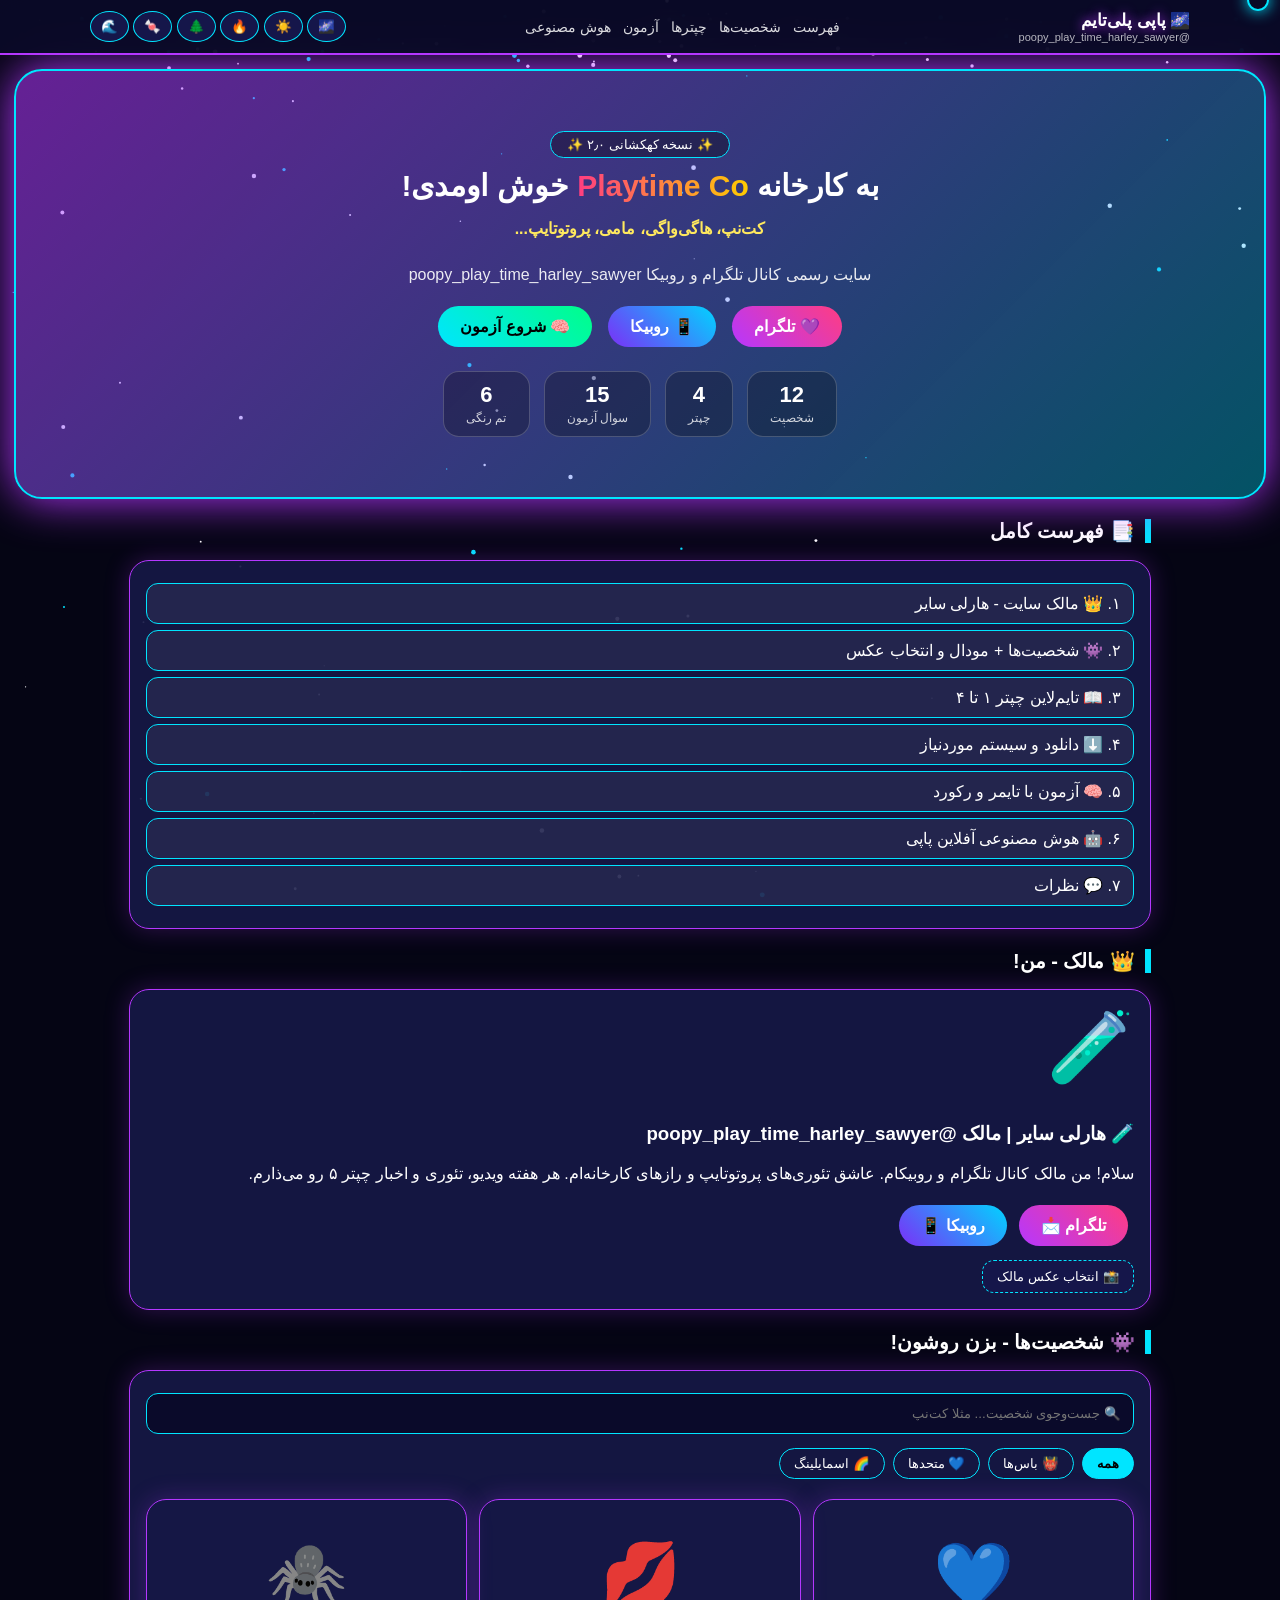
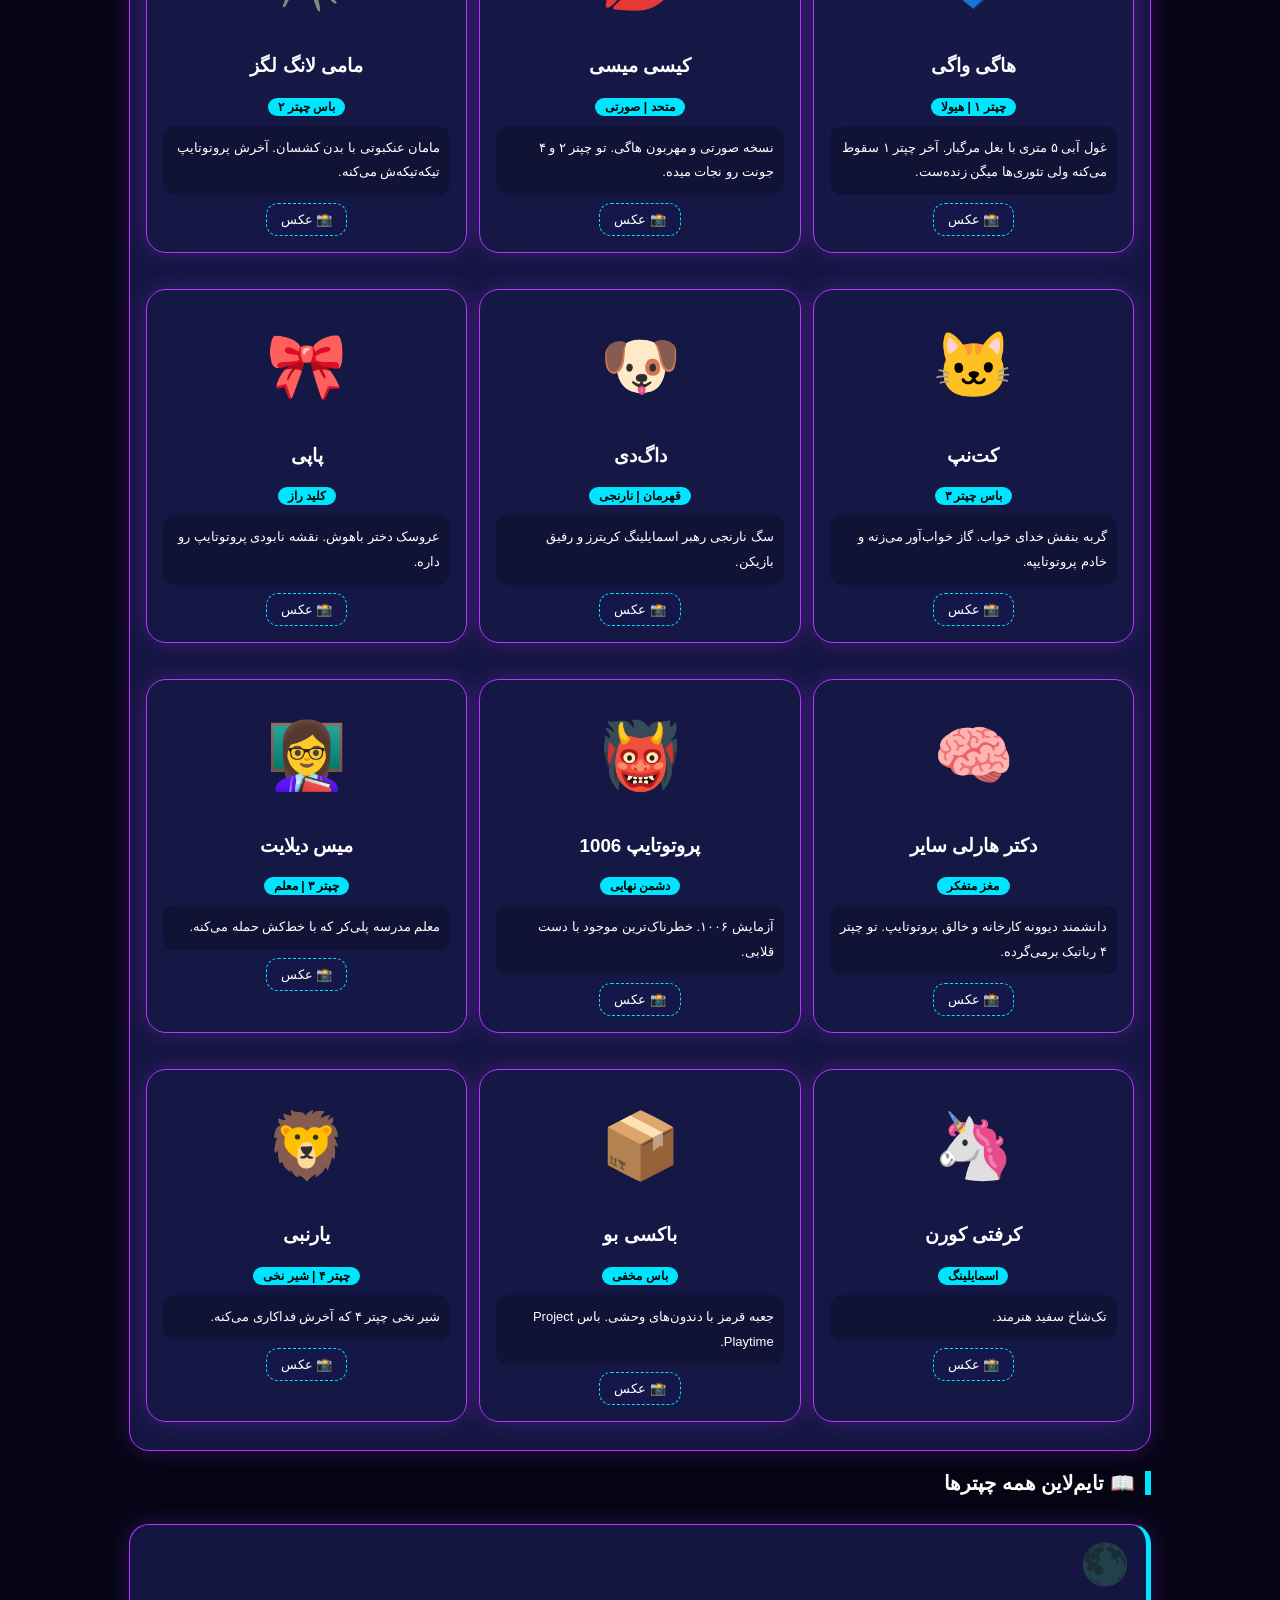
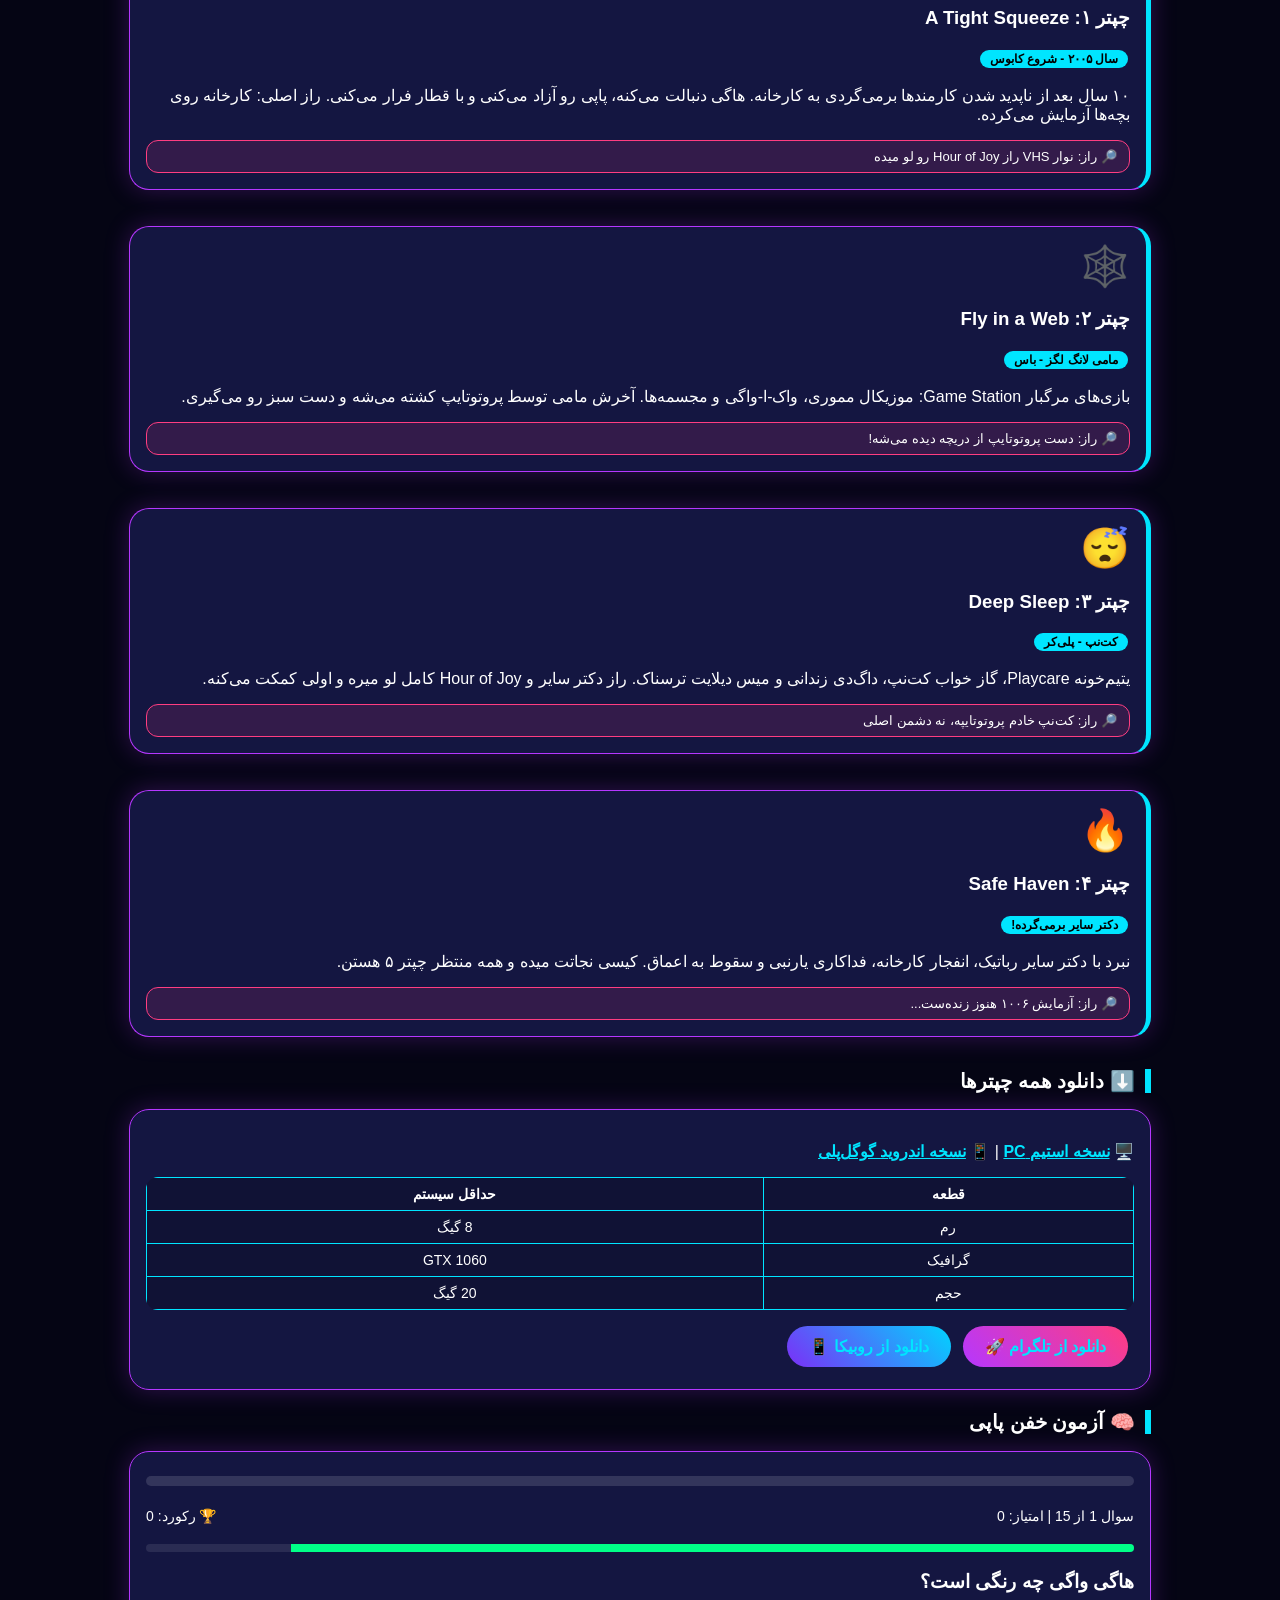
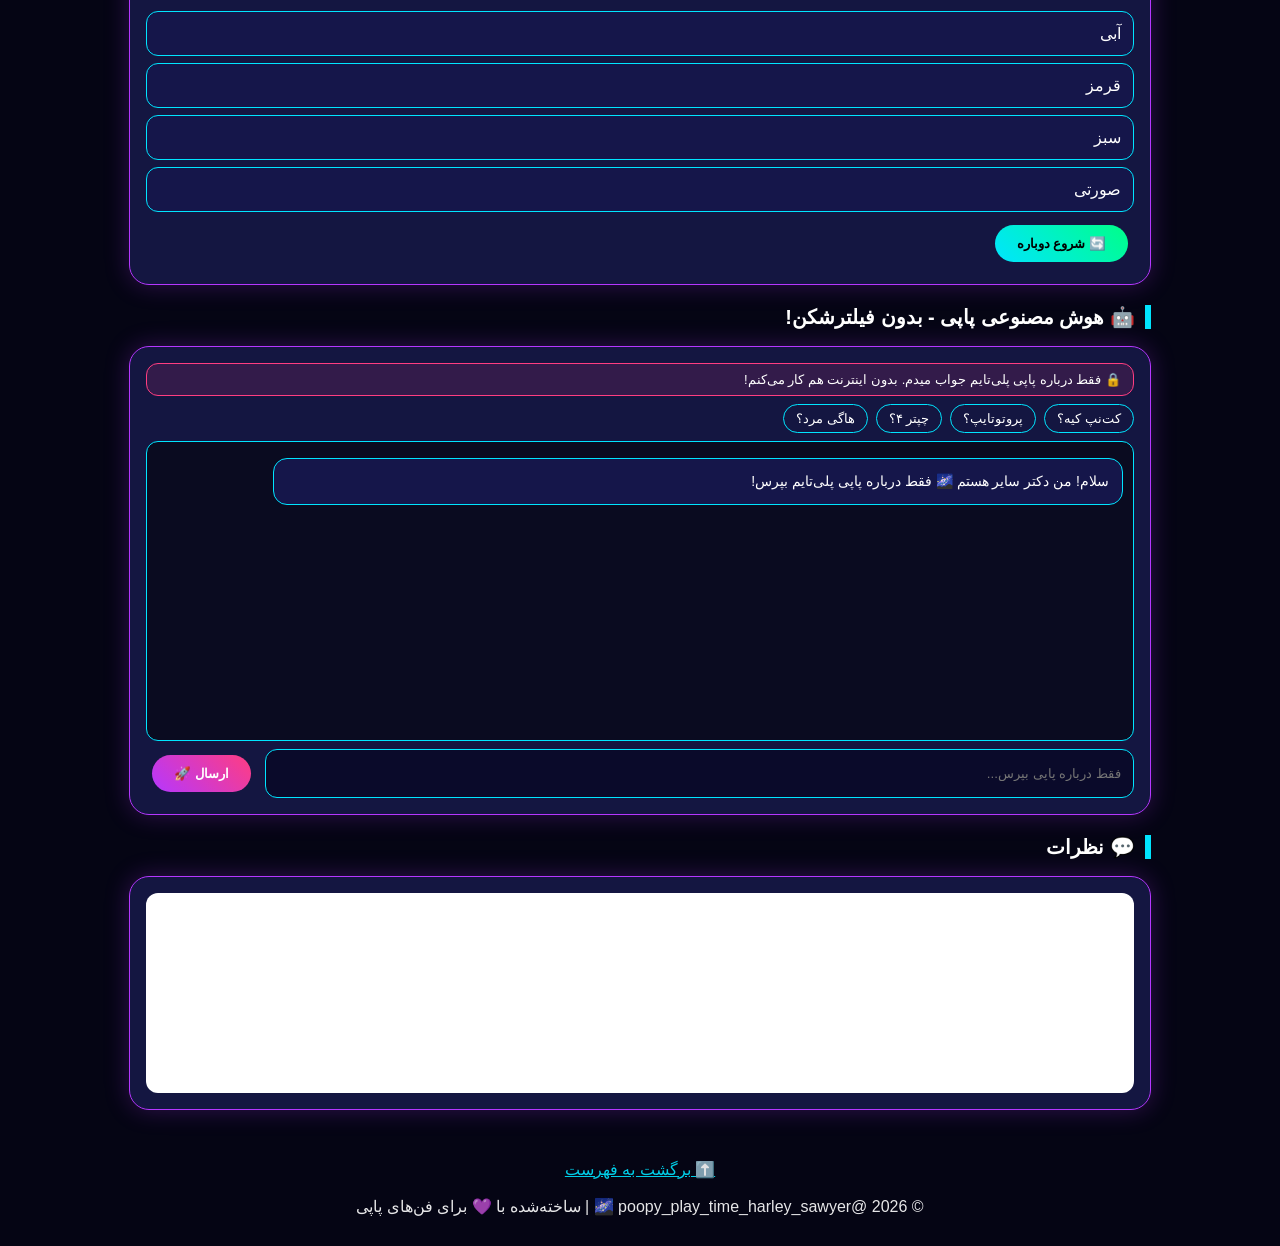
<file: index.html>
<!DOCTYPE html>
<html lang="fa" dir="rtl">
<head>
<meta charset="UTF-8">
<meta name="viewport" content="width=device-width, initial-scale=1.0">
<title>پاپی پلی‌تایم کهکشانی | poopy_play_time_harley_sawyer</title>
<meta name="description" content="سایت رسمی کانال پاپی پلی‌تایم هارلی سایر - شخصیت‌ها، چپترها، آزمون و هوش مصنوعی">
<link rel="stylesheet" href="style.css">
</head>
<body>
<div id="loader"><div class="load-box"><div class="load-emoji">🌌</div><div class="load-bar"><div></div></div><p>در حال ورود به کارخانه Playtime...</p></div></div>
<canvas id="galaxy"></canvas>
<div class="cursor" id="cursor"></div>
<header>
<div class="topbar">
<div class="logo">🌌 <b>پاپی پلی‌تایم</b><small>@poopy_play_time_harley_sawyer</small></div>
<nav class="nav">
<a href="#fehrest">فهرست</a>
<a href="#chars">شخصیت‌ها</a>
<a href="#chapters">چپترها</a>
<a href="#quiz">آزمون</a>
<a href="#ai">هوش مصنوعی</a>
</nav>
<div class="theme-box">
<button onclick="setTheme('')" title="کهکشانی">🌌</button>
<button onclick="setTheme('light')" title="روشن">☀️</button>
<button onclick="setTheme('horror')" title="ترسناک">🔥</button>
<button onclick="setTheme('forest')" title="جنگلی">🌲</button>
<button onclick="setTheme('candy')" title="کندی">🍬</button>
<button onclick="setTheme('ocean')" title="اقیانوسی">🌊</button>
</div>
</div>
</header>
<div class="hero">
<div class="hero-badge">✨ نسخه کهکشانی ۲٫۰ ✨</div>
<h1>به کارخانه <span class="grad">Playtime Co</span> خوش اومدی!</h1>
<p id="typing"></p>
<p class="hero-sub">سایت رسمی کانال تلگرام و روبیکا poopy_play_time_harley_sawyer</p>
<div>
<a class="btn" href="https://t.me/poopy_play_time_harley_sawyer" target="_blank">💜 تلگرام</a>
<a class="btn btn-rubika" href="https://rubika.ir/poopy_play_time_harley_sawyer" target="_blank">📱 روبیکا</a>
<a class="btn btn2" href="#quiz">🧠 شروع آزمون</a>
</div>
<div class="stats">
<div><b>12</b><span>شخصیت</span></div>
<div><b>4</b><span>چپتر</span></div>
<div><b>15</b><span>سوال آزمون</span></div>
<div><b>6</b><span>تم رنگی</span></div>
</div>
</div>
<section id="fehrest"><h2 class="sec">📑 فهرست کامل</h2><div class="card toc-list">
<a href="#owner">۱. 👑 مالک سایت - هارلی سایر</a>
<a href="#chars">۲. 👾 شخصیت‌ها + مودال و انتخاب عکس</a>
<a href="#chapters">۳. 📖 تایم‌لاین چپتر ۱ تا ۴</a>
<a href="#dl">۴. ⬇️ دانلود و سیستم موردنیاز</a>
<a href="#quiz">۵. 🧠 آزمون با تایمر و رکورد</a>
<a href="#ai">۶. 🤖 هوش مصنوعی آفلاین پاپی</a>
<a href="#comments">۷. 💬 نظرات</a>
</div></section>
<section id="owner"><h2 class="sec">👑 مالک - من!</h2><div class="card owner-card">
<div class="owner-img-wrap"><img id="ownerImg" style="display:none" alt="مالک"><div id="ownerEmoji" style="font-size:70px">🧪</div></div>
<div><h3>🧪 هارلی سایر | مالک @poopy_play_time_harley_sawyer</h3>
<p>سلام! من مالک کانال تلگرام و روبیکام. عاشق تئوری‌های پروتوتایپ و رازهای کارخانه‌ام. هر هفته ویدیو، تئوری و اخبار چپتر ۵ رو می‌ذارم.</p>
<div class="owner-btns"><a class="btn" href="https://t.me/poopy_play_time_harley_sawyer" target="_blank">تلگرام 📩</a><a class="btn btn-rubika" href="https://rubika.ir/poopy_play_time_harley_sawyer" target="_blank">روبیکا 📱</a></div>
<label class="up-label">📸 انتخاب عکس مالک<input type="file" id="ownerFile" accept="image/*" hidden></label>
</div></div></section>
<section id="chars"><h2 class="sec">👾 شخصیت‌ها - بزن روشون!</h2>
<div class="card">
<input id="charSearch" placeholder="🔍 جست‌وجوی شخصیت... مثلا کت‌نپ">
<div class="filters">
<button class="fbtn active" onclick="filterChar('all',this)">همه</button>
<button class="fbtn" onclick="filterChar('boss',this)">👹 باس‌ها</button>
<button class="fbtn" onclick="filterChar('ally',this)">💙 متحدها</button>
<button class="fbtn" onclick="filterChar('smile',this)">🌈 اسمایلینگ</button>
</div>
<div class="grid" id="charGrid"></div>
</div></section>
<div id="charModal" class="modal"><div class="modal-box"><span class="close" onclick="closeModal()">✕</span><div id="modalBody"></div></div></div>
<section id="chapters"><h2 class="sec">📖 تایم‌لاین همه چپترها</h2>
<div class="timeline">
<div class="card tl"><div class="tl-emoji">🌑</div><h3>چپتر ۱: A Tight Squeeze</h3><span class="badge">سال ۲۰۰۵ - شروع کابوس</span><p>۱۰ سال بعد از ناپدید شدن کارمندها برمی‌گردی به کارخانه. هاگی دنبالت می‌کنه، پاپی رو آزاد می‌کنی و با قطار فرار می‌کنی. راز اصلی: کارخانه روی بچه‌ها آزمایش می‌کرده.</p><div class="secret">🔎 راز: نوار VHS راز Hour of Joy رو لو میده</div></div>
<div class="card tl"><div class="tl-emoji">🕸️</div><h3>چپتر ۲: Fly in a Web</h3><span class="badge">مامی لانگ لگز - باس</span><p>بازی‌های مرگبار Game Station: موزیکال مموری، واک-ا-واگی و مجسمه‌ها. آخرش مامی توسط پروتوتایپ کشته می‌شه و دست سبز رو می‌گیری.</p><div class="secret">🔎 راز: دست پروتوتایپ از دریچه دیده می‌شه!</div></div>
<div class="card tl"><div class="tl-emoji">😴</div><h3>چپتر ۳: Deep Sleep</h3><span class="badge">کت‌نپ - پلی‌کر</span><p>یتیم‌خونه Playcare، گاز خواب کت‌نپ، داگ‌دی زندانی و میس دیلایت ترسناک. راز دکتر سایر و Hour of Joy کامل لو میره و اولی کمکت می‌کنه.</p><div class="secret">🔎 راز: کت‌نپ خادم پروتوتایپه، نه دشمن اصلی</div></div>
<div class="card tl"><div class="tl-emoji">🔥</div><h3>چپتر ۴: Safe Haven</h3><span class="badge">دکتر سایر برمی‌گرده!</span><p>نبرد با دکتر سایر رباتیک، انفجار کارخانه، فداکاری یارنبی و سقوط به اعماق. کیسی نجاتت میده و همه منتظر چپتر ۵ هستن.</p><div class="secret">🔎 راز: آزمایش ۱۰۰۶ هنوز زنده‌ست...</div></div>
</div></section>
<section id="dl"><h2 class="sec">⬇️ دانلود همه چپترها</h2><div class="card dl-card">
<p>🖥️ <a href="https://store.steampowered.com/app/1721470/Poppy_Playtime/" target="_blank">نسخه استیم PC</a> | 📱 <a href="https://play.google.com/store/search?q=poppy%20playtime&c=apps" target="_blank">نسخه اندروید گوگل‌پلی</a></p>
<table class="req"><tr><th>قطعه</th><th>حداقل سیستم</th></tr><tr><td>رم</td><td>8 گیگ</td></tr><tr><td>گرافیک</td><td>GTX 1060</td></tr><tr><td>حجم</td><td>20 گیگ</td></tr></table>
<div><a class="btn" href="https://t.me/poopy_play_time_harley_sawyer" target="_blank">دانلود از تلگرام 🚀</a><a class="btn btn-rubika" href="https://rubika.ir/poopy_play_time_harley_sawyer" target="_blank">دانلود از روبیکا 📱</a></div>
</div></section>
<section id="quiz"><h2 class="sec">🧠 آزمون خفن پاپی</h2><div class="card">
<div id="qprogress"><div id="qbar"></div></div>
<div class="qtop"><p id="qinfo">سوال ۱ از ۱۵ | امتیاز: ۰</p><p id="best">🏆 رکورد: ۰</p></div>
<div id="qtimer"><div id="qtimerbar"></div></div>
<div id="qbox"></div>
<button class="btn btn2" onclick="restartQuiz()">🔄 شروع دوباره</button>
</div></section>
<section id="ai"><h2 class="sec">🤖 هوش مصنوعی پاپی - بدون فیلترشکن!</h2><div class="card">
<div class="lock">🔒 فقط درباره پاپی پلی‌تایم جواب میدم. بدون اینترنت هم کار می‌کنم!</div>
<div class="chips">
<button onclick="quickAsk('کت نپ کیه؟')">کت‌نپ کیه؟</button>
<button onclick="quickAsk('پروتوتایپ کیه؟')">پروتوتایپ؟</button>
<button onclick="quickAsk('چپتر ۴ چی شد؟')">چپتر ۴؟</button>
<button onclick="quickAsk('هاگی واگی مرد؟')">هاگی مرد؟</button>
</div>
<div id="chatBox"><div class="msg bot">سلام! من دکتر سایر هستم 🌌 فقط درباره پاپی پلی‌تایم بپرس!</div></div>
<div class="chat-row"><input id="umsg" placeholder="فقط درباره پاپی بپرس..."><button class="btn" onclick="sendAI()">ارسال 🚀</button></div>
</div></section>
<section id="comments"><h2 class="sec">💬 نظرات</h2><div class="card"><div id="disqus_thread"></div>
<script>
var disqus_config = function () {
this.page.url = 'https://s90138245-dot.github.io/Chanel-poopy-/';
this.page.identifier = 'poopy-main-page';
};
(function() {
var d = document, s = d.createElement('script');
s.src = 'https://poppyplaytimekzowoqo.disqus.com/embed.js';
s.setAttribute('data-timestamp', +new Date());
(d.head || d.body).appendChild(s);
})();
</script>
<noscript>Please enable JavaScript to view the comments.</noscript>
</div></section>
<footer><a href="#fehrest">⬆️ برگشت به فهرست</a><br><br>© 2026 @poopy_play_time_harley_sawyer 🌌 | ساخته‌شده با 💜 برای فن‌های پاپی</footer>
<button id="topBtn" onclick="window.scrollTo({top:0,behavior:'smooth'})">⬆️</button>
<script src="script.js"></script>
</body>
</html>
</file>
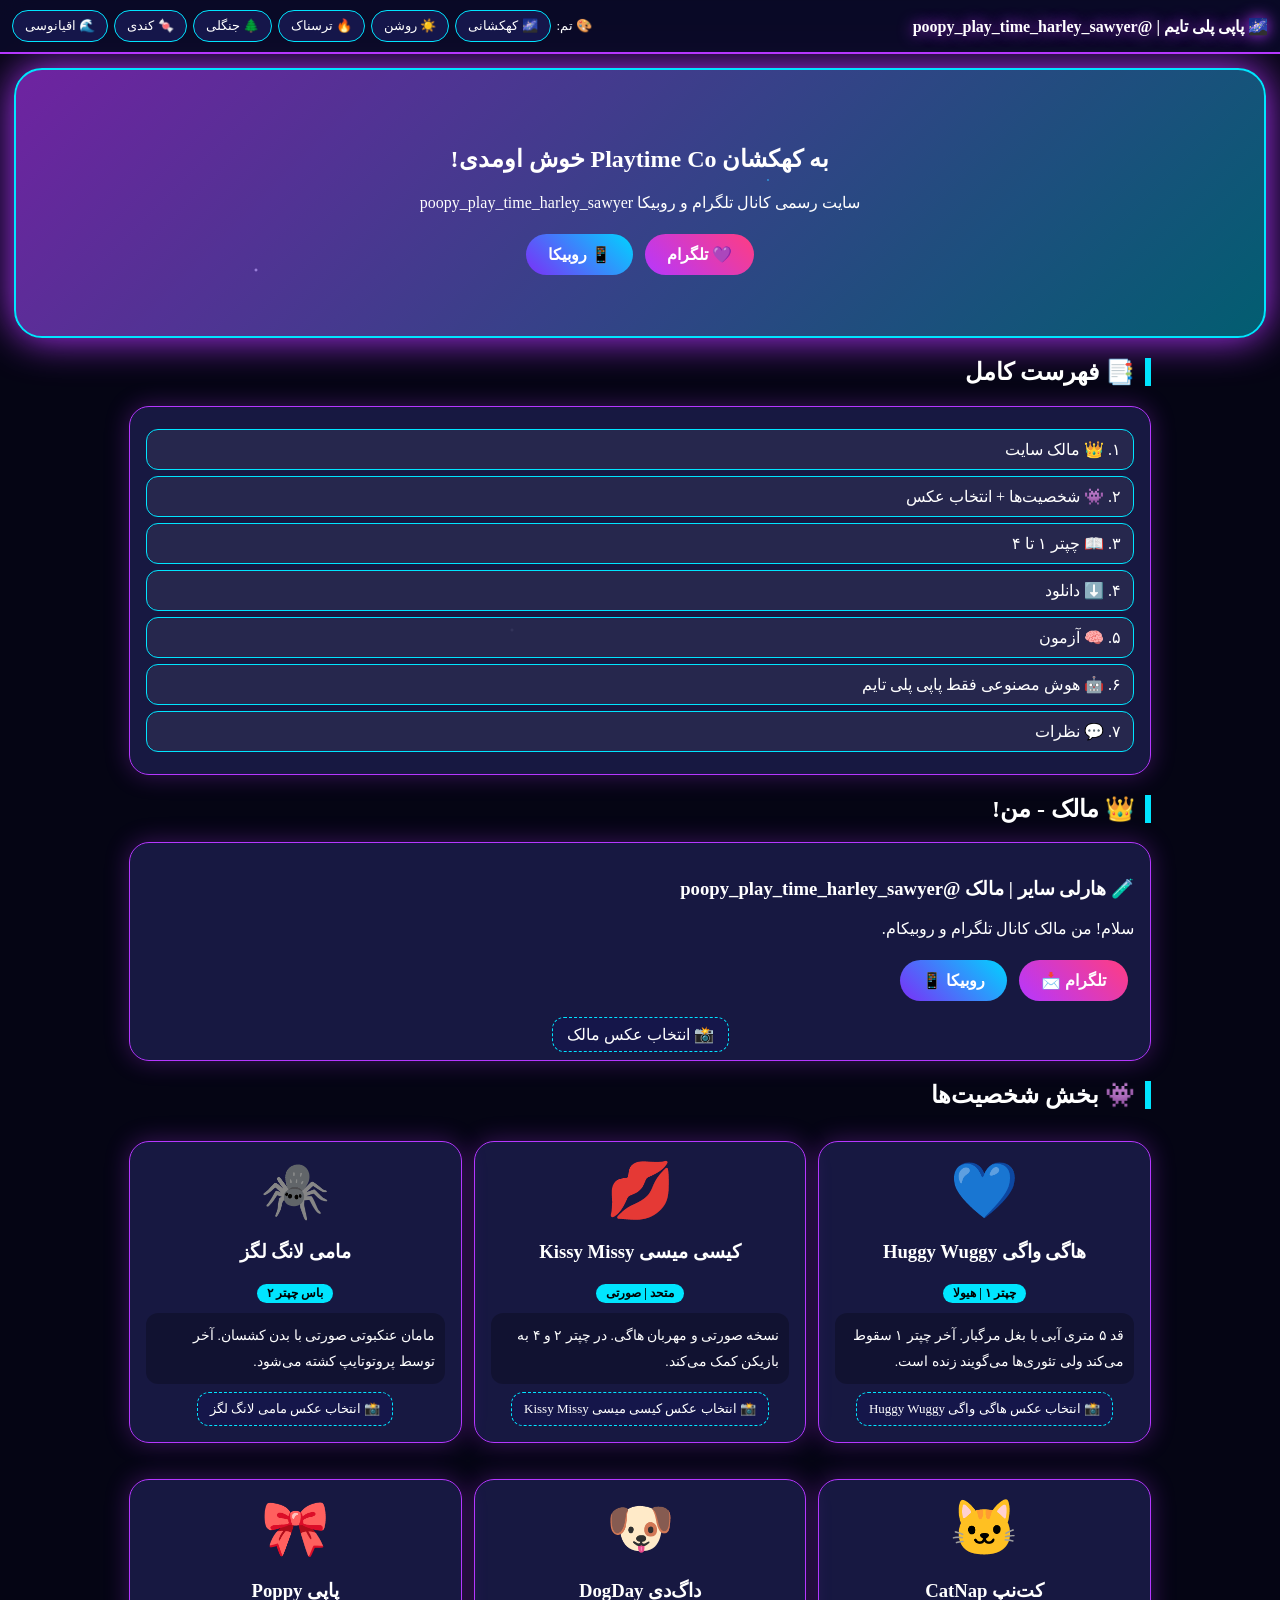
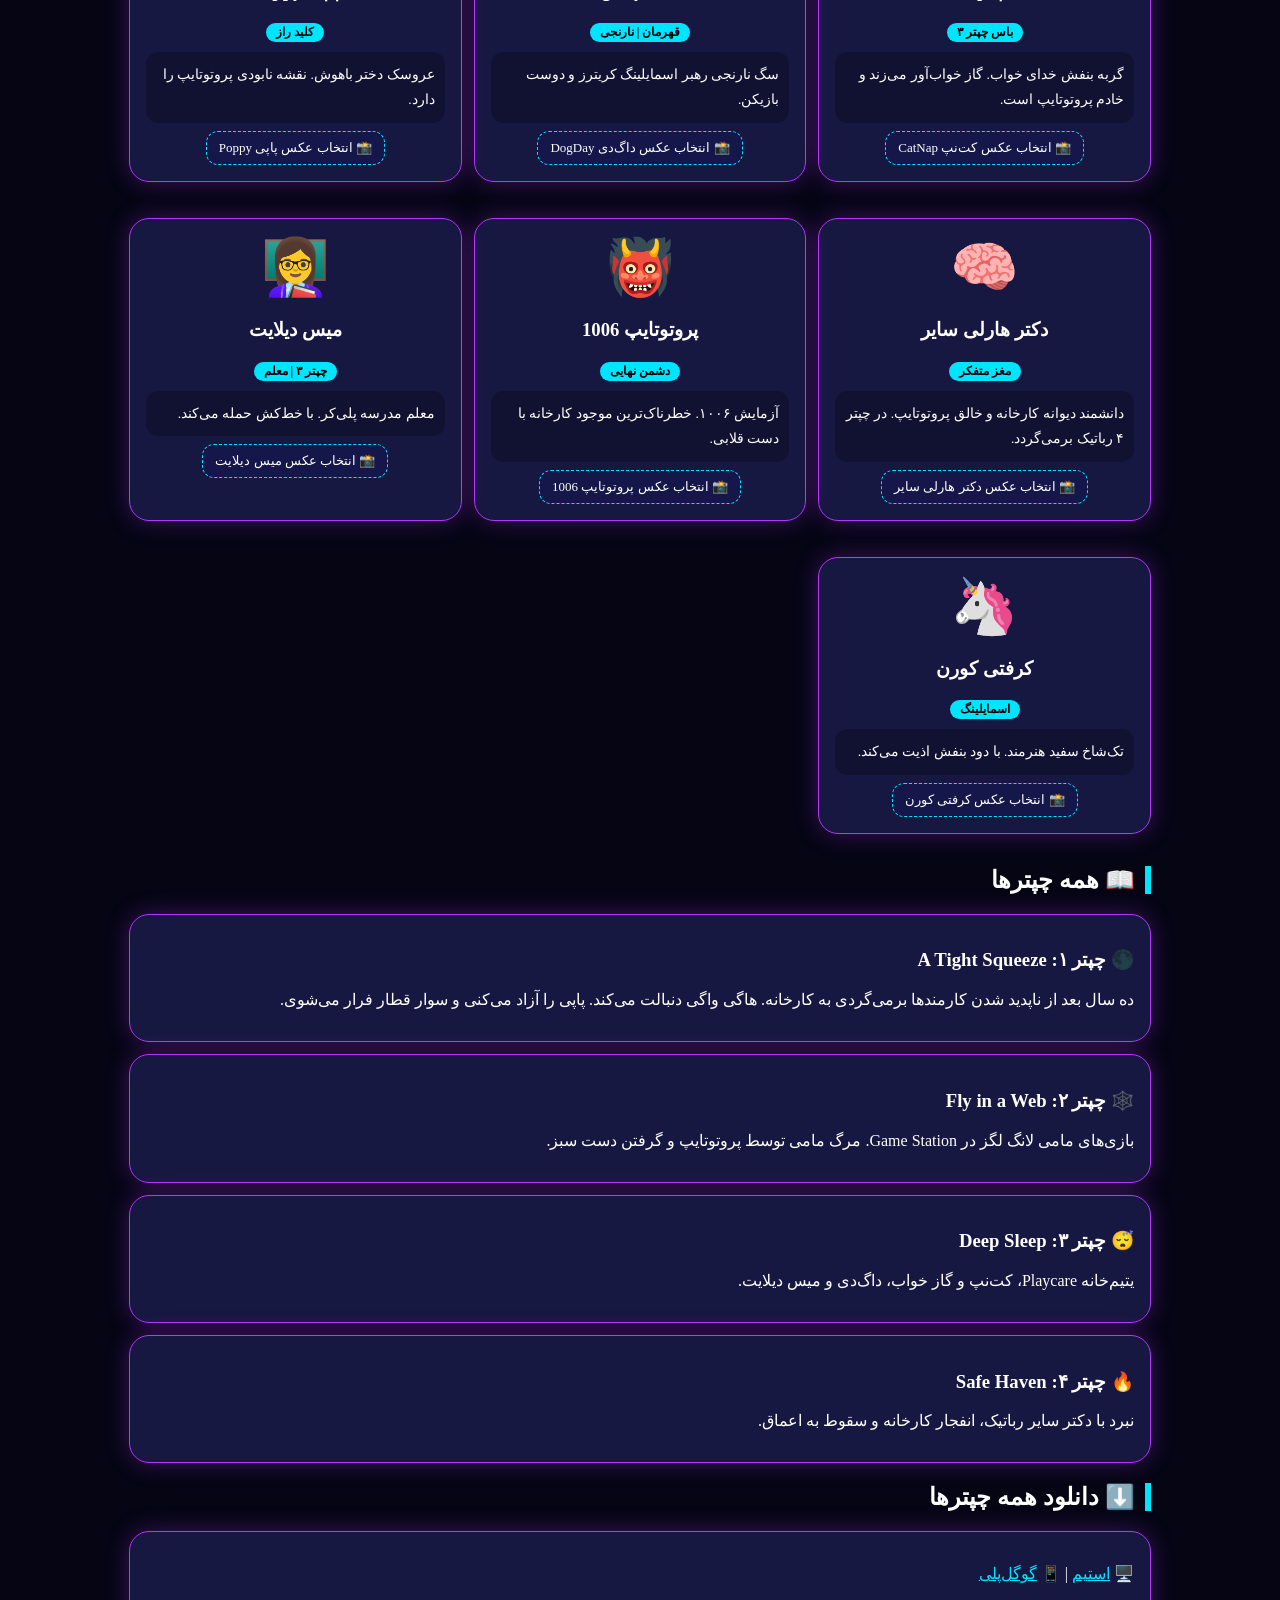
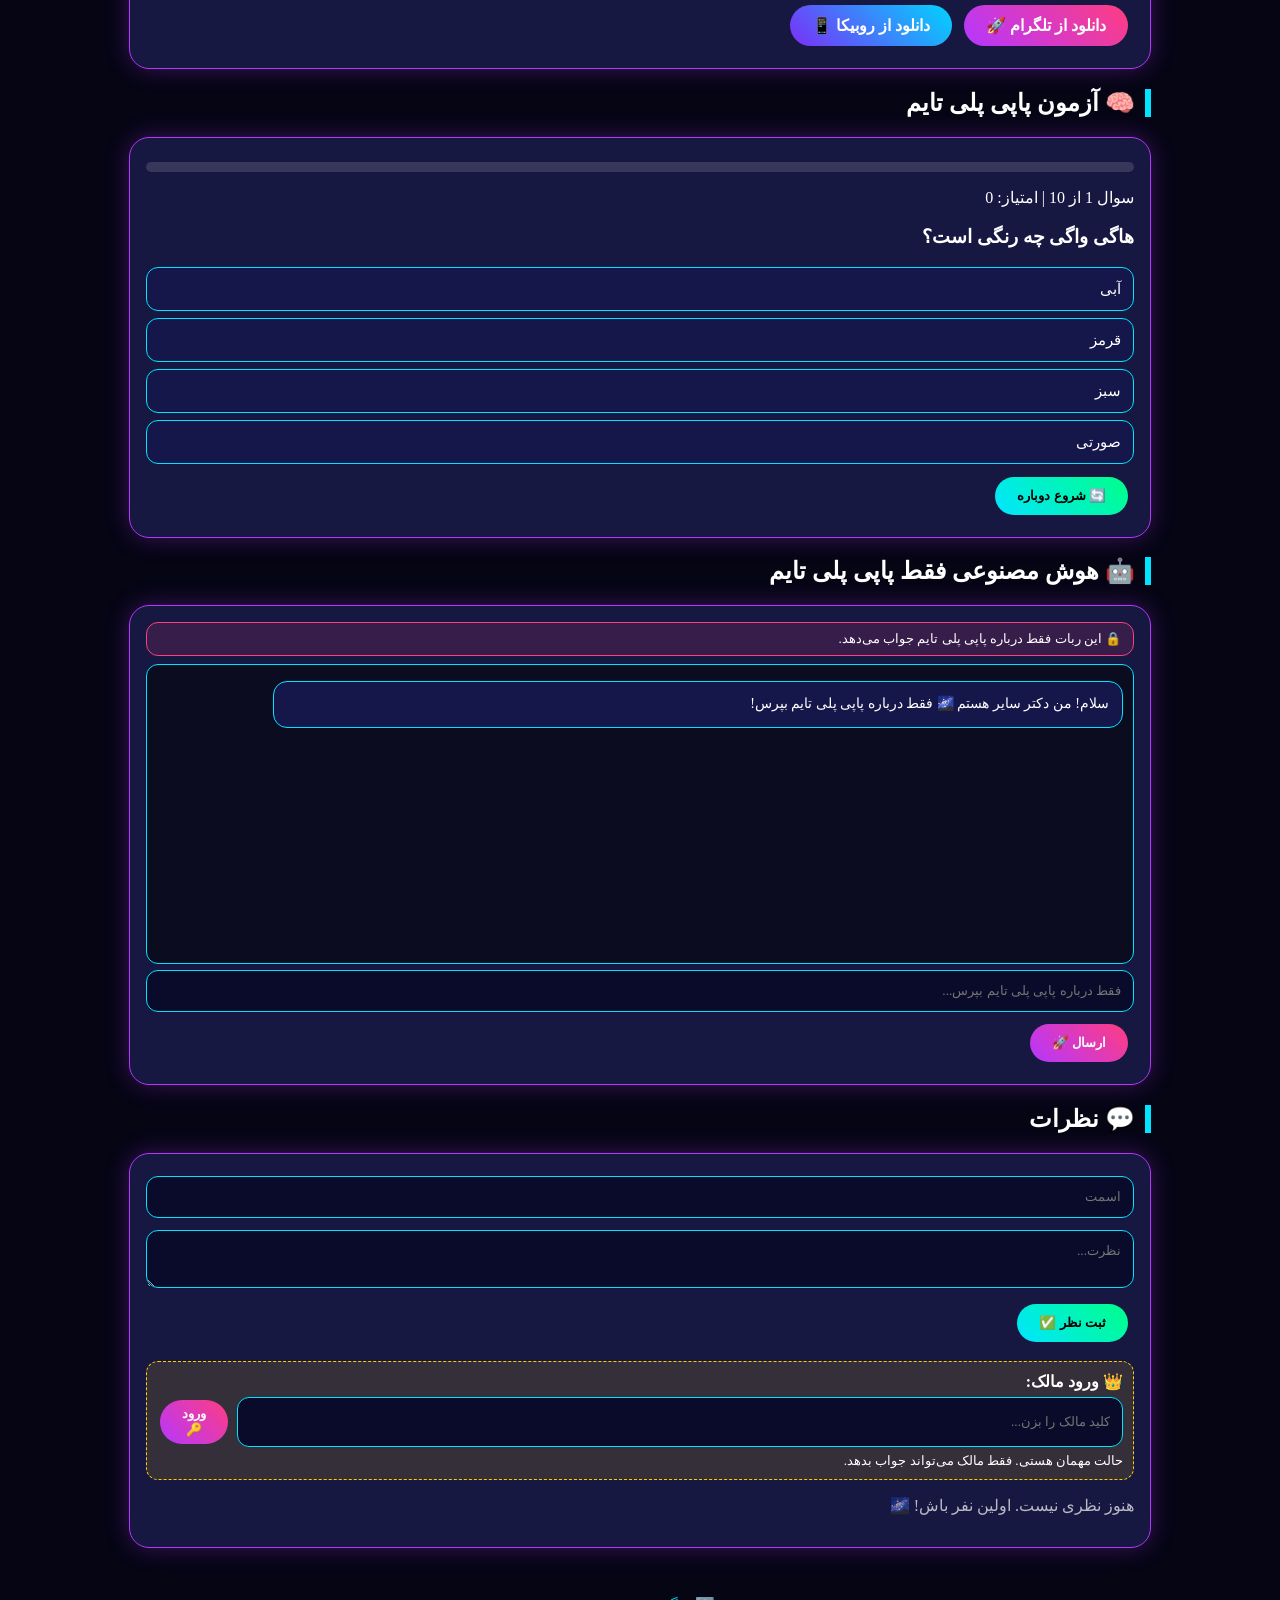
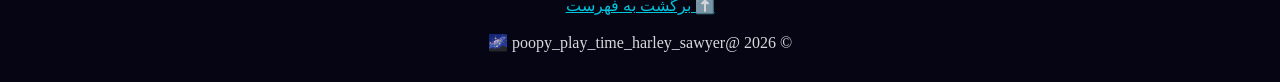
<file: Poppy Site (2).html>
<!DOCTYPE html>
<html lang="fa" dir="rtl">
<head>
<meta charset="UTF-8">
<meta name="viewport" content="width=device-width, initial-scale=1.0">
<title>پاپی پلی تایم کهکشانی | @poopy_play_time_harley_sawyer</title>
<style>
:root{--bg:#050514; --card:rgba(25,27,70,.92); --text:#fff; --accent:#b537ff; --accent2:#00e5ff;}
*{box-sizing:border-box; font-family:Vazirmatn,Tahoma; transition:.3s}
body{margin:0; background:var(--bg); color:var(--text);}
body.light{--bg:#eef2ff; --card:#ffffff; --text:#0a0a25; --accent:#7b2ff7; --accent2:#00aaff;}
body.horror{--bg:#0d0000; --card:#2a0a0a; --text:#ffe5e5; --accent:#ff1a1a; --accent2:#ff8800;}
body.forest{--bg:#02120a; --card:#0c2b1a; --text:#e6ffe9; --accent:#00ff88; --accent2:#b6ff00;}
body.candy{--bg:#20051a; --card:#3d0f33; --text:#fff0f8; --accent:#ff3d81; --accent2:#ffcc00;}
body.ocean{--bg:#01131f; --card:#0a2e44; --text:#e6fbff; --accent:#00e5ff; --accent2:#0066ff;}
.stars{position:fixed; inset:0; z-index:-1; background:radial-gradient(2px 2px at 20% 30%, #fff, transparent),radial-gradient(2px 2px at 40% 70%, #fff, transparent),radial-gradient(1.5px 1.5px at 60% 20%, #00e5ff, transparent),radial-gradient(2px 2px at 80% 50%, #ff3d81, transparent);}
header{position:sticky; top:0; z-index:20; backdrop-filter:blur(15px); background:rgba(10,10,40,.9); border-bottom:2px solid var(--accent); padding:10px 12px;}
body.light header{background:rgba(255,255,255,.9);}
.topbar{display:flex; justify-content:space-between; align-items:center; flex-wrap:wrap; gap:8px}
header h1{margin:0; font-size:16px; text-shadow:0 0 15px var(--accent)}
.theme-box{display:flex; gap:6px; align-items:center; flex-wrap:wrap}
.theme-box button{background:#15164a; color:#fff; border:1px solid var(--accent2); padding:7px 12px; border-radius:20px; cursor:pointer; font-size:13px}
body.light .theme-box button{background:#eee; color:#111}
.hero{text-align:center; padding:55px 20px; background:linear-gradient(135deg,rgba(181,55,255,.6),rgba(0,229,255,.4)); border:2px solid var(--accent2); margin:14px; border-radius:28px; box-shadow:0 0 40px var(--accent)}
.btn{background:linear-gradient(45deg,#b537ff,#ff3d81); color:#fff; border:none; padding:11px 22px; border-radius:30px; cursor:pointer; text-decoration:none; display:inline-block; margin:6px; font-weight:bold}
.btn2{background:linear-gradient(45deg,#00e5ff,#00ff88); color:#000}
.btn-rubika{background:linear-gradient(45deg,#7b2ff7,#00d4ff); color:#fff}
.btn-small{padding:6px 14px; font-size:13px; margin:3px;}
section{max-width:1050px; margin:18px auto; padding:0 14px; scroll-margin-top:90px}
.card{background:var(--card); border:1px solid var(--accent); border-radius:20px; padding:16px; margin:12px 0; box-shadow:0 0 25px rgba(181,55,255,.3)}
h2.sec{border-right:6px solid var(--accent2); padding-right:10px}
.grid{display:grid; grid-template-columns:repeat(auto-fit,minmax(250px,1fr)); gap:12px}
.char{text-align:center}
.char img{width:100%; height:200px; object-fit:cover; border-radius:14px; border:2px solid var(--accent2); background:#000}
.char label{display:inline-block; margin-top:8px; background:#15164a; border:1px dashed var(--accent2); padding:8px 12px; border-radius:12px; cursor:pointer; font-size:13px; color:#fff}
.char input[type=file]{display:none}
.char .info{font-size:13.5px; line-height:1.9; text-align:right; background:#00000040; border-radius:12px; padding:10px; margin-top:8px}
.badge{display:inline-block; font-size:12px; background:var(--accent2); color:#000; border-radius:20px; padding:2px 10px; margin:2px; font-weight:bold}
input,textarea{width:100%; padding:12px; border-radius:12px; border:1px solid var(--accent2); margin:6px 0; background:#0a0a2a; color:#fff}
body.light input,body.light textarea{background:#fff; color:#111}
#chatBox{height:300px; overflow:auto; background:rgba(0,0,0,.5); border-radius:12px; padding:10px; border:1px solid var(--accent2)}
body.light #chatBox{background:#f2f4ff}
.msg{padding:9px 13px; border-radius:14px; margin:6px 0; max-width:88%; line-height:1.9; font-size:14px}
.me{background:linear-gradient(45deg,#ff3d81,#b537ff); margin-right:auto; color:#fff}
.bot{background:#15164a; border:1px solid #00e5ff; color:#fff}
body.light .bot{background:#fff; color:#111; border-color:#7b2ff7}
.qopt{background:#15164a; border:1px solid #00e5ff; padding:12px; border-radius:12px; margin:7px 0; cursor:pointer; font-size:15px; color:#fff}
body.light .qopt{background:#fff; color:#111; border-color:#7b2ff7}
.qopt.correct{background:#00ff88 !important; color:#000 !important; font-weight:bold}
.qopt.wrong{background:#ff3355 !important; color:#fff !important}
#qprogress{height:10px; background:#ffffff22; border-radius:20px; overflow:hidden; margin:8px 0}
#qbar{height:100%; width:0%; background:linear-gradient(90deg,#b537ff,#00e5ff)}
.toc-list a{display:block; text-decoration:none; color:var(--text); padding:10px 12px; background:#ffffff10; border:1px solid var(--accent2); border-radius:12px; margin:6px 0}
footer{text-align:center; padding:30px; opacity:.85}
.lock{font-size:13px; background:#ff3d8122; border:1px solid #ff3d81; padding:8px 12px; border-radius:12px; margin-bottom:8px}
.reply-box{background:#00e5ff18; border:1px solid var(--accent2); border-radius:12px; padding:10px; margin-top:8px; font-size:14px; line-height:1.9}
.admin-panel{background:#ffcc0020; border:1px dashed #ffcc00; border-radius:12px; padding:10px; margin:8px 0;}
</style>
</head>
<body>
<div class="stars"></div>
<header>
<div class="topbar">
<h1>🌌 پاپی پلی تایم | @poopy_play_time_harley_sawyer</h1>
<div class="theme-box">
<span style="font-size:13px">🎨 تم:</span>
<button onclick="setTheme('')">🌌 کهکشانی</button>
<button onclick="setTheme('light')">☀️ روشن</button>
<button onclick="setTheme('horror')">🔥 ترسناک</button>
<button onclick="setTheme('forest')">🌲 جنگلی</button>
<button onclick="setTheme('candy')">🍬 کندی</button>
<button onclick="setTheme('ocean')">🌊 اقیانوسی</button>
</div>
</div>
</header>
<div class="hero"><h2>به کهکشان Playtime Co خوش اومدی!</h2><p>سایت رسمی کانال تلگرام و روبیکا poopy_play_time_harley_sawyer</p><a class="btn" href="https://t.me/poopy_play_time_harley_sawyer" target="_blank">💜 تلگرام</a><a class="btn btn-rubika" href="https://rubika.ir/poopy_play_time_harley_sawyer" target="_blank">📱 روبیکا</a></div>
<section id="fehrest"><h2 class="sec">📑 فهرست کامل</h2><div class="card toc-list"><a href="#owner">۱. 👑 مالک سایت</a><a href="#chars">۲. 👾 شخصیت‌ها + انتخاب عکس</a><a href="#chapters">۳. 📖 چپتر ۱ تا ۴</a><a href="#dl">۴. ⬇️ دانلود</a><a href="#quiz">۵. 🧠 آزمون</a><a href="#ai">۶. 🤖 هوش مصنوعی فقط پاپی پلی تایم</a><a href="#comments">۷. 💬 نظرات</a></div></section>
<section id="owner"><h2 class="sec">👑 مالک - من!</h2><div class="card"><h3>🧪 هارلی سایر | مالک @poopy_play_time_harley_sawyer</h3><p>سلام! من مالک کانال تلگرام و روبیکام.</p><a class="btn" href="https://t.me/poopy_play_time_harley_sawyer" target="_blank">تلگرام 📩</a><a class="btn btn-rubika" href="https://rubika.ir/poopy_play_time_harley_sawyer" target="_blank">روبیکا 📱</a><div style="text-align:center"><img id="ownerImg" style="width:150px;height:150px;border-radius:50%;object-fit:cover;border:3px solid #00e5ff;display:none"><br><label style="background:#15164a;border:1px dashed #00e5ff;padding:8px 14px;border-radius:12px;cursor:pointer;color:#fff">📸 انتخاب عکس مالک<input type="file" id="ownerFile" accept="image/*" style="display:none"></label></div></div></section>
<section id="chars"><h2 class="sec">👾 بخش شخصیت‌ها</h2><div class="grid" id="charGrid"></div></section>
<section id="chapters"><h2 class="sec">📖 همه چپترها</h2>
<div class="card"><h3>🌑 چپتر ۱: A Tight Squeeze</h3><p>ده سال بعد از ناپدید شدن کارمندها برمی‌گردی به کارخانه. هاگی واگی دنبالت می‌کند. پاپی را آزاد می‌کنی و سوار قطار فرار می‌شوی.</p></div>
<div class="card"><h3>🕸️ چپتر ۲: Fly in a Web</h3><p>بازی‌های مامی لانگ لگز در Game Station. مرگ مامی توسط پروتوتایپ و گرفتن دست سبز.</p></div>
<div class="card"><h3>😴 چپتر ۳: Deep Sleep</h3><p>یتیم‌خانه Playcare، کت‌نپ و گاز خواب، داگ‌دی و میس دیلایت.</p></div>
<div class="card"><h3>🔥 چپتر ۴: Safe Haven</h3><p>نبرد با دکتر سایر رباتیک، انفجار کارخانه و سقوط به اعماق.</p></div>
</section>
<section id="dl"><h2 class="sec">⬇️ دانلود همه چپترها</h2><div class="card"><p>🖥️ <a href="https://store.steampowered.com/app/1721470/Poppy_Playtime/" target="_blank" style="color:#00e5ff">استیم</a> | 📱 <a href="https://play.google.com/store/search?q=poppy%20playtime&c=apps" target="_blank" style="color:#00e5ff">گوگل‌پلی</a></p><a class="btn" href="https://t.me/poopy_play_time_harley_sawyer" target="_blank">دانلود از تلگرام 🚀</a><a class="btn btn-rubika" href="https://rubika.ir/poopy_play_time_harley_sawyer" target="_blank">دانلود از روبیکا 📱</a></div></section>
<section id="quiz"><h2 class="sec">🧠 آزمون پاپی پلی تایم</h2><div class="card"><div id="qprogress"><div id="qbar"></div></div><p id="qinfo">سوال ۱ از ۱۰ | امتیاز: ۰</p><div id="qbox"></div><button class="btn btn2" onclick="restartQuiz()">🔄 شروع دوباره</button></div></section>
<section id="ai"><h2 class="sec">🤖 هوش مصنوعی فقط پاپی پلی تایم</h2><div class="card">
<div class="lock">🔒 این ربات فقط درباره پاپی پلی تایم جواب می‌دهد.</div>
<div id="chatBox"><div class="msg bot">سلام! من دکتر سایر هستم 🌌 فقط درباره پاپی پلی تایم بپرس!</div></div>
<input id="umsg" placeholder="فقط درباره پاپی پلی تایم بپرس...">
<button class="btn" onclick="sendAI()">ارسال 🚀</button>
</div></section>
<section id="comments"><h2 class="sec">💬 نظرات</h2><div class="card">
<input id="cn" placeholder="اسمت">
<textarea id="ct" placeholder="نظرت..."></textarea>
<button class="btn btn2" onclick="addC()">ثبت نظر ✅</button>
<p id="cstatus" style="font-size:13px"></p>
<div class="admin-panel">
<b>👑 ورود مالک:</b>
<div style="display:flex; gap:6px; margin-top:6px;">
<input id="adminkey" placeholder="کلید مالک را بزن..." style="margin:0">
<button class="btn btn-small" onclick="adminLogin()">ورود 🔑</button>
<button class="btn btn-small" id="logoutBtn" onclick="adminLogout()" style="display:none; background:#ff3355;">خروج</button>
</div>
<p id="adminStatus" style="font-size:13px; margin:6px 0 0 0;">حالت مهمان هستی. فقط مالک می‌تواند جواب بدهد.</p>
</div>
<div id="clist"></div>
</div></section>
<footer><a href="#fehrest" style="color:#00e5ff">⬆️ برگشت به فهرست</a><br><br>© 2026 @poopy_play_time_harley_sawyer 🌌</footer>
<script>
// ===== تنظیمات مالک — این ۲ خط را عوض کن =====
var ADMIN_EMAIL = "youremail@gmail.com"; // ایمیل خودت را بذار تا نظرها به ایمیلت بیاید
var ADMIN_KEY = "harley123"; // کلید ورود مالک — این را عوض کن و به کسی نگو
var API_KEY = "sk-2rVec8YNjEnpG1eAVDTQbfpo4N0mSo7UgBTALRRdrEkQZsw6";
var SYSTEM_PROMPT = "تو دکتر هارلی سایر، متخصص دنیای Poppy Playtime هستی. فقط درباره پاپی پلی تایم جواب بده. همیشه فارسی و باحال جواب بده.";
var isAdmin = false;
try{ if(localStorage.getItem("isAdmin")==="1") isAdmin=true; }catch(e){}
function setTheme(t){ document.body.className = t; try{ localStorage.setItem("siteTheme", t); }catch(e){} }
try{ var st = localStorage.getItem("siteTheme") || ""; if(st) document.body.className = st; }catch(e){}
var CHARS = [
{id:"huggy",name:"هاگی واگی Huggy Wuggy",emoji:"💙",tag:"چپتر ۱ | هیولا",desc:"قد ۵ متری آبی با بغل مرگبار. آخر چپتر ۱ سقوط می‌کند ولی تئوری‌ها می‌گویند زنده است."},
{id:"kissy",name:"کیسی میسی Kissy Missy",emoji:"💋",tag:"متحد | صورتی",desc:"نسخه صورتی و مهربان هاگی. در چپتر ۲ و ۴ به بازیکن کمک می‌کند."},
{id:"mommy",name:"مامی لانگ لگز",emoji:"🕷️",tag:"باس چپتر ۲",desc:"مامان عنکبوتی صورتی با بدن کشسان. آخر توسط پروتوتایپ کشته می‌شود."},
{id:"catnap",name:"کت‌نپ CatNap",emoji:"🐱",tag:"باس چپتر ۳",desc:"گربه بنفش خدای خواب. گاز خواب‌آور می‌زند و خادم پروتوتایپ است."},
{id:"dogday",name:"داگ‌دی DogDay",emoji:"🐶",tag:"قهرمان | نارنجی",desc:"سگ نارنجی رهبر اسمایلینگ کریترز و دوست بازیکن."},
{id:"poppy",name:"پاپی Poppy",emoji:"🎀",tag:"کلید راز",desc:"عروسک دختر باهوش. نقشه نابودی پروتوتایپ را دارد."},
{id:"harley",name:"دکتر هارلی سایر",emoji:"🧠",tag:"مغز متفکر",desc:"دانشمند دیوانه کارخانه و خالق پروتوتایپ. در چپتر ۴ رباتیک برمی‌گردد."},
{id:"proto",name:"پروتوتایپ 1006",emoji:"👹",tag:"دشمن نهایی",desc:"آزمایش ۱۰۰۶. خطرناک‌ترین موجود کارخانه با دست قلابی."},
{id:"delight",name:"میس دیلایت",emoji:"👩‍🏫",tag:"چپتر ۳ | معلم",desc:"معلم مدرسه پلی‌کر. با خط‌کش حمله می‌کند."},
{id:"crafty",name:"کرفتی کورن",emoji:"🦄",tag:"اسمایلینگ",desc:"تک‌شاخ سفید هنرمند. با دود بنفش اذیت می‌کند."}
];
function renderChars(){
var saved = {};
try{ saved = JSON.parse(localStorage.getItem("charImgs")||"{}"); }catch(e){ saved={}; }
var html = "";
for(var k=0;k<CHARS.length;k++){
var c = CHARS[k];
var img = saved[c.id] ? '<img src="'+saved[c.id]+'">' : '<div style="font-size:55px">'+c.emoji+'</div>';
html += '<div class="card char">'+img+'<h3>'+c.name+'</h3><span class="badge">'+c.tag+'</span><div class="info">'+c.desc+'</div><label>📸 انتخاب عکس '+c.name+'<input type="file" accept="image/*" onchange="upImg(event,\''+c.id+'\')"></label></div>';
}
document.getElementById("charGrid").innerHTML = html;
}
function upImg(e,id){
var f = e.target.files[0]; if(!f) return;
var r = new FileReader();
r.onload = function(){
var s = {};
try{ s = JSON.parse(localStorage.getItem("charImgs")||"{}"); }catch(e){ s={}; }
s[id]=r.result;
try{ localStorage.setItem("charImgs",JSON.stringify(s)); }catch(e){ alert("حجم عکس زیاد است!"); return; }
renderChars();
};
r.readAsDataURL(f);
}
renderChars();
try{ var oi = localStorage.getItem("ownerImg"); if(oi){ var im=document.getElementById("ownerImg"); im.src=oi; im.style.display="inline-block"; } }catch(e){}
document.getElementById("ownerFile").onchange=function(e){
var f=e.target.files[0]; if(!f) return;
var r=new FileReader();
r.onload=function(){ try{localStorage.setItem("ownerImg",r.result);}catch(e){} var im2=document.getElementById("ownerImg"); im2.src=r.result; im2.style.display="inline-block"; };
r.readAsDataURL(f);
};
var Q=[
{q:"هاگی واگی چه رنگی است؟",o:["آبی","قرمز","سبز","صورتی"],a:0},
{q:"باس اصلی چپتر ۲ کیست؟",o:["کت‌نپ","مامی لانگ لگز","داگ‌دی","پروتوتایپ"],a:1},
{q:"دکتر هارلی سایر چه کسی است؟",o:["نگهبان","دانشمند و خالق آزمایش‌ها","عروسک","بازیکن"],a:1},
{q:"قدرت کت‌نپ چیست؟",o:["گاز خواب‌آور","آتش","پرواز","نامرئی شدن"],a:0},
{q:"شماره آزمایش پروتوتایپ؟",o:["1006","1170","1222","1000"],a:0},
{q:"کیسی میسی چه رنگی است؟",o:["صورتی","آبی","بنفش","زرد"],a:0},
{q:"داگ‌دی رهبر کدام گروه است؟",o:["Smiling Critters","Nightmare","Toys","Scientists"],a:0},
{q:"میس دیلایت چه شغلی دارد؟",o:["معلم","دکتر","نگهبان","راننده"],a:0},
{q:"اولی چگونه کمک می‌کند؟",o:["با تلفن","با تفنگ","با ماشین","با جادو"],a:0},
{q:"نام کارخانه چیست؟",o:["Playtime Co","Poppy Factory","Horror Co","Toy House"],a:0}
];
var qi=0,sc=0,locked=false;
function showQ(){
locked=false;
var v=Q[qi];
document.getElementById("qinfo").innerText="سوال "+(qi+1)+" از "+Q.length+" | امتیاز: "+sc;
document.getElementById("qbar").style.width=(qi/Q.length*100)+"%";
var h="<h3>"+v.q+"</h3>";
for(var i=0;i<v.o.length;i++){ h+='<div class="qopt" id="opt'+i+'" onclick="ans('+i+')">'+v.o[i]+'</div>'; }
document.getElementById("qbox").innerHTML=h;
}
function ans(i){
if(locked) return; locked=true;
var v=Q[qi];
document.getElementById("opt"+v.a).classList.add("correct");
if(i===v.a){ sc+=10; } else { document.getElementById("opt"+i).classList.add("wrong"); }
document.getElementById("qinfo").innerText="سوال "+(qi+1)+" از "+Q.length+" | امتیاز: "+sc;
setTimeout(function(){ qi++; if(qi>=Q.length){ finishQuiz(); } else { showQ(); } },800);
}
function finishQuiz(){
document.getElementById("qbar").style.width="100%";
var msg = sc>=80 ? "🏆 تو استاد پاپی پلی تایم هستی!" : (sc>=50 ? "👏 خوب بود! یکم دیگه مونده!" : "💪 باید بیشتر بازی کنی!");
document.getElementById("qbox").innerHTML="<h2>"+msg+"</h2><h3>امتیاز نهایی: "+sc+" از 100</h3>";
}
function restartQuiz(){ qi=0; sc=0; showQ(); }
showQ();
// ===== نظرات + پاسخ مالک =====
function getComments(){
try{ return JSON.parse(localStorage.getItem("cm")||"[]"); }catch(e){ return []; }
}
function saveComments(a){ try{ localStorage.setItem("cm",JSON.stringify(a)); }catch(e){} }
function addC(){
var n=document.getElementById("cn").value||"ناشناس";
var t=document.getElementById("ct").value.trim();
if(!t){ alert("نظرت رو بنویس!"); return; }
var a=getComments();
a.push({n:n,t:t,time:new Date().toLocaleString("fa-IR"),reply:""});
saveComments(a);
ren();
document.getElementById("ct").value="";
document.getElementById("cstatus").innerText="✅ نظرت ثبت شد!";
if(ADMIN_EMAIL.indexOf("@")>-1 && ADMIN_EMAIL!=="youremail@gmail.com"){
fetch("https://formsubmit.co/ajax/"+ADMIN_EMAIL,{method:"POST",headers:{"Content-Type":"application/json","Accept":"application/json"},body:JSON.stringify({name:n,message:t,_subject:"نظر جدید در سایت پاپی پلی تایم 🌌"})}).then(function(){ document.getElementById("cstatus").innerText="✅ نظرت ثبت شد و برای مالک ارسال شد!"; }).catch(function(){});
}
}
function adminLogin(){
var v=document.getElementById("adminkey").value;
if(v===ADMIN_KEY){ isAdmin=true; try{localStorage.setItem("isAdmin","1");}catch(e){} updateAdminUI(); ren(); alert("خوش اومدی مالک! 👑 حالا می‌تونی جواب بدی."); }
else{ alert("کلید اشتباه است!"); }
}
function adminLogout(){ isAdmin=false; try{localStorage.removeItem("isAdmin");}catch(e){} updateAdminUI(); ren(); }
function updateAdminUI(){
document.getElementById("adminStatus").innerText = isAdmin ? "👑 حالت مالک فعال است. می‌توانی جواب بدهی و حذف کنی." : "حالت مهمان هستی. فقط مالک می‌تواند جواب بدهد.";
document.getElementById("logoutBtn").style.display = isAdmin ? "inline-block" : "none";
}
function sendReply(i){
var box=document.getElementById("replyInput"+i);
if(!box||!box.value.trim()){ alert("جوابت را بنویس!"); return; }
var a=getComments();
a[i].reply=box.value.trim();
saveComments(a);
ren();
}
function delComment(i){
if(!confirm("این نظر پاک شود؟")) return;
var a=getComments();
a.splice(i,1);
saveComments(a);
ren();
}
function ren(){
updateAdminUI();
var a=getComments();
var h="";
for(var i=a.length-1;i>=0;i--){
var realIndex=i;
var c=a[realIndex];
var rh="";
if(c.reply){ rh="<div class='reply-box'>👑 <b>پاسخ مالک:</b> "+c.reply+"</div>"; }
var adminBtns="";
if(isAdmin){
adminBtns="<div style='margin-top:8px;'><input id='replyInput"+realIndex+"' placeholder='پاسخ مالک را بنویس...' style='margin:0'><button class='btn btn2 btn-small' onclick='sendReply("+realIndex+")'>پاسخ دادن ✅</button> <button class='btn btn-small' style='background:#ff3355;' onclick='delComment("+realIndex+")'>حذف 🗑️</button></div>";
}
h+="<div class=card><b>"+c.n+":</b> "+c.t+"<br><small style='opacity:.6'>"+(c.time||"")+"</small>"+rh+adminBtns+"</div>";
}
if(!h) h="<p style='opacity:.7'>هنوز نظری نیست. اولین نفر باش! 🌌</p>";
document.getElementById("clist").innerHTML=h;
}
ren();
function sendAI(){
var m=document.getElementById("umsg").value.trim();
if(!m) return;
var box=document.getElementById("chatBox");
box.innerHTML+='<div class="msg me">'+m+'</div>';
document.getElementById("umsg").value="";
box.innerHTML+='<div class="msg bot" id="tmp">صبر کنید ... 🤔</div>';
box.scrollTop=box.scrollHeight;
fetch("https://api.gapgpt.app/v1/chat/completions",{method:"POST",headers:{"Authorization":"Bearer "+API_KEY,"Content-Type":"application/json"},body:JSON.stringify({model:"gpt-4o-mini",messages:[{role:"system",content:SYSTEM_PROMPT},{role:"user",content:m}],temperature:0.7})}).then(function(r){return r.json();}).then(function(d){
var tmp=document.getElementById("tmp"); if(tmp) tmp.remove();
var txt="خطا!";
if(d.choices && d.choices[0] && d.choices[0].message){ txt=d.choices[0].message.content; } else { txt=JSON.stringify(d); }
box.innerHTML+='<div class="msg bot">'+txt+'</div>';
box.scrollTop=box.scrollHeight;
}).catch(function(e){ var tmp2=document.getElementById("tmp"); if(tmp2) tmp2.innerText="خطا در اتصال!"; });
}
document.getElementById("umsg").addEventListener("keydown",function(e){ if(e.key==="Enter") sendAI(); });
</script>
</body>
</html>
</file>
<file: style.css>
*{box-sizing:border-box;font-family:Vazirmatn,Tahoma,sans-serif;transition:.25s}
:root{--bg:#050514;--card:rgba(22,24,70,.92);--text:#fff;--accent:#b537ff;--accent2:#00e5ff;--head:rgba(10,10,40,.9)}
body{margin:0;background:var(--bg);color:var(--text);overflow-x:hidden}
body.light{--bg:#eef2ff;--card:#fff;--text:#0a0a25;--accent:#7b2ff7;--accent2:#00aaff;--head:rgba(255,255,255,.92)}
body.horror{--bg:#0d0000;--card:#2a0a0a;--text:#ffe5e5;--accent:#ff1a1a;--accent2:#ff8800;--head:rgba(30,5,5,.92)}
body.forest{--bg:#02120a;--card:#0c2b1a;--text:#e6ffe9;--accent:#00ff88;--accent2:#b6ff00;--head:rgba(3,25,15,.92)}
body.candy{--bg:#20051a;--card:#401033;--text:#fff0f8;--accent:#ff3d81;--accent2:#ffcc00;--head:rgba(50,10,40,.92)}
body.ocean{--bg:#01131f;--card:#0a2e44;--text:#e6fbff;--accent:#00e5ff;--accent2:#0066ff;--head:rgba(3,20,35,.92)}
#galaxy{position:fixed;inset:0;z-index:-1}
.cursor{position:fixed;width:22px;height:22px;border:2px solid var(--accent2);border-radius:50%;pointer-events:none;z-index:9999;box-shadow:0 0 15px var(--accent2);transform:translate(-50%,-50%)}
#loader{position:fixed;inset:0;background:#050514;z-index:10000;display:flex;align-items:center;justify-content:center;color:#fff}
.load-box{text-align:center}.load-emoji{font-size:55px;animation:float 1.5s infinite alternate}
.load-bar{width:240px;height:10px;background:#ffffff22;border-radius:20px;overflow:hidden;margin:12px auto}
.load-bar div{height:100%;width:40%;background:linear-gradient(90deg,#b537ff,#00e5ff);border-radius:20px;animation:load 1s infinite alternate}
@keyframes load{to{margin-right:60%}}
@keyframes float{to{transform:translateY(-12px)}}
header{position:sticky;top:0;z-index:50;backdrop-filter:blur(15px);background:var(--head);border-bottom:2px solid var(--accent);padding:10px 14px}
.topbar{display:flex;justify-content:space-between;align-items:center;gap:10px;flex-wrap:wrap;max-width:1100px;margin:auto}
.logo b{font-size:17px;text-shadow:0 0 12px var(--accent)}.logo small{display:block;font-size:11px;opacity:.7}
.nav{display:flex;gap:12px}.nav a{text-decoration:none;color:inherit;font-size:14px;opacity:.85}.nav a:hover{color:var(--accent2)}
.theme-box button{background:#15164a;color:#fff;border:1px solid var(--accent2);padding:7px 10px;border-radius:50%;cursor:pointer}
body.light .theme-box button{background:#eee}
.hero{text-align:center;padding:60px 20px;margin:14px;border-radius:28px;background:linear-gradient(135deg,rgba(181,55,255,.55),rgba(0,229,255,.35));border:2px solid var(--accent2);box-shadow:0 0 45px var(--accent);position:relative;overflow:hidden}
.hero h1{font-size:30px;margin:10px 0}.grad{background:linear-gradient(90deg,#ff3d81,#ffcc00);-webkit-background-clip:text;background-clip:text;color:transparent}
#typing{min-height:30px;font-weight:bold;color:#ffe95e}
.hero-sub{opacity:.9}
.hero-badge{display:inline-block;background:#00000055;border:1px solid var(--accent2);padding:5px 16px;border-radius:30px;font-size:13px}
.btn{background:linear-gradient(45deg,#b537ff,#ff3d81);color:#fff;border:none;padding:11px 22px;border-radius:30px;cursor:pointer;text-decoration:none;display:inline-block;margin:6px;font-weight:bold}
.btn:hover{transform:scale(1.06);box-shadow:0 0 20px #ff3d81}
.btn2{background:linear-gradient(45deg,#00e5ff,#00ff88);color:#000}
.btn-rubika{background:linear-gradient(45deg,#7b2ff7,#00d4ff);color:#fff}
.stats{display:flex;justify-content:center;gap:14px;margin-top:18px;flex-wrap:wrap}
.stats div{background:#00000045;border:1px solid #ffffff33;border-radius:16px;padding:10px 22px}.stats b{display:block;font-size:22px}.stats span{font-size:12px;opacity:.8}
section{max-width:1050px;margin:20px auto;padding:0 14px;scroll-margin-top:90px}
.card{background:var(--card);border:1px solid var(--accent);border-radius:20px;padding:16px;margin:12px 0;box-shadow:0 0 25px rgba(181,55,255,.25)}
h2.sec{border-right:6px solid var(--accent2);padding-right:10px;font-size:20px}
.grid{display:grid;grid-template-columns:repeat(auto-fit,minmax(240px,1fr));gap:12px}
.char{text-align:center;cursor:pointer;transform-style:preserve-3d}
.char:hover{transform:translateY(-6px) scale(1.02)}
.char .cimg{width:100%;height:190px;object-fit:cover;border-radius:14px;border:2px solid var(--accent2);background:#000}
.char .cemoji{font-size:65px;height:120px;display:flex;align-items:center;justify-content:center}
.char .info{font-size:13px;line-height:1.9;text-align:right;background:#00000035;border-radius:12px;padding:10px;margin-top:8px}
.badge{display:inline-block;font-size:12px;background:var(--accent2);color:#000;border-radius:20px;padding:2px 10px;margin:2px;font-weight:bold}
.up-label{display:inline-block;margin-top:8px;background:#15164a;border:1px dashed var(--accent2);padding:8px 14px;border-radius:12px;cursor:pointer;font-size:13px;color:#fff}
body.light .up-label{color:#111;background:#eef}
#charSearch{width:100%;padding:12px;border-radius:12px;border:1px solid var(--accent2);margin:6px 0;background:#0a0a2a;color:#fff}
body.light #charSearch{background:#fff;color:#111}
.filters{display:flex;gap:8px;flex-wrap:wrap;margin:8px 0}.fbtn{border:1px solid var(--accent2);background:transparent;color:inherit;padding:7px 14px;border-radius:20px;cursor:pointer}.fbtn.active{background:var(--accent2);color:#000;font-weight:bold}
.modal{position:fixed;inset:0;background:#000000aa;display:none;align-items:center;justify-content:center;z-index:200;padding:16px}
.modal.open{display:flex}.modal-box{background:var(--card);border:2px solid var(--accent2);border-radius:20px;max-width:500px;width:100%;padding:20px;position:relative;max-height:85vh;overflow:auto}
.close{position:absolute;left:14px;top:10px;cursor:pointer;font-size:20px}
.timeline{display:grid;gap:12px}.tl{border-right:5px solid var(--accent2)}.tl-emoji{font-size:40px}.secret{background:#ff3d8122;border:1px solid #ff3d81;padding:8px 12px;border-radius:12px;font-size:13px;margin-top:8px}
.req{width:100%;border-collapse:collapse;margin:10px 0;background:#00000030;border-radius:12px;overflow:hidden}.req th,.req td{border:1px solid var(--accent2);padding:8px;font-size:14px;text-align:center}
.dl-card a{color:var(--accent2);font-weight:bold}
input,textarea{font-family:inherit}
#chatBox{height:300px;overflow:auto;background:rgba(0,0,0,.5);border-radius:12px;padding:10px;border:1px solid var(--accent2)}
body.light #chatBox{background:#f2f4ff}
.msg{padding:9px 13px;border-radius:14px;margin:6px 0;max-width:88%;line-height:1.9;font-size:14px}
.me{background:linear-gradient(45deg,#ff3d81,#b537ff);margin-right:auto;color:#fff}
.bot{background:#15164a;border:1px solid #00e5ff;color:#fff}
body.light .bot{background:#fff;color:#111;border-color:#7b2ff7}
.chips{display:flex;gap:8px;flex-wrap:wrap;margin-bottom:8px}.chips button{border:1px solid var(--accent2);background:transparent;color:inherit;border-radius:20px;padding:6px 12px;cursor:pointer;font-size:13px}
.chat-row{display:flex;gap:8px;margin-top:8px}#umsg{flex:1;padding:12px;border-radius:12px;border:1px solid var(--accent2);background:#0a0a2a;color:#fff}
body.light #umsg{background:#fff;color:#111}
.qopt{background:#15164a;border:1px solid #00e5ff;padding:12px;border-radius:12px;margin:7px 0;cursor:pointer;color:#fff}
body.light .qopt{background:#fff;color:#111;border-color:#7b2ff7}
.qopt.correct{background:#00ff88!important;color:#000!important;font-weight:bold}
.qopt.wrong{background:#ff3355!important;color:#fff!important}
#qprogress{height:10px;background:#ffffff22;border-radius:20px;overflow:hidden;margin:8px 0}
#qbar{height:100%;width:0%;background:linear-gradient(90deg,#b537ff,#00e5ff)}
#qtimer{height:8px;background:#ffffff18;border-radius:20px;overflow:hidden;margin:6px 0}#qtimerbar{height:100%;width:100%;background:#00ff88}
.qtop{display:flex;justify-content:space-between;flex-wrap:wrap;font-size:14px}
.toc-list a{display:block;text-decoration:none;color:inherit;padding:10px 12px;background:#ffffff10;border:1px solid var(--accent2);border-radius:12px;margin:6px 0}
.toc-list a:hover{background:var(--accent2);color:#000}
.owner-card{display:flex;gap:16px;align-items:center;flex-wrap:wrap}.owner-img-wrap{text-align:center}
#ownerImg,.owner-img-wrap img{width:140px;height:140px;border-radius:50%;object-fit:cover;border:3px solid var(--accent2)}
.lock{font-size:13px;background:#ff3d8122;border:1px solid #ff3d81;padding:8px 12px;border-radius:12px;margin-bottom:8px}
footer{text-align:center;padding:30px;opacity:.9}footer a{color:var(--accent2)}
#topBtn{position:fixed;bottom:18px;left:18px;width:48px;height:48px;border-radius:50%;border:none;background:linear-gradient(45deg,#b537ff,#00e5ff);cursor:pointer;font-size:20px;display:none;z-index:99}
#disqus_thread{background:#fff;border-radius:12px;padding:12px;min-height:200px}
@media(max-width:640px){.hero h1{font-size:22px}.nav{display:none}.cursor{display:none}}
::-webkit-scrollbar{width:10px}::-webkit-scrollbar-thumb{background:linear-gradient(#b537ff,#00e5ff);border-radius:20px}
.reveal{opacity:0;transform:translateY(25px)}.reveal.vis{opacity:1;transform:none}
</file>
